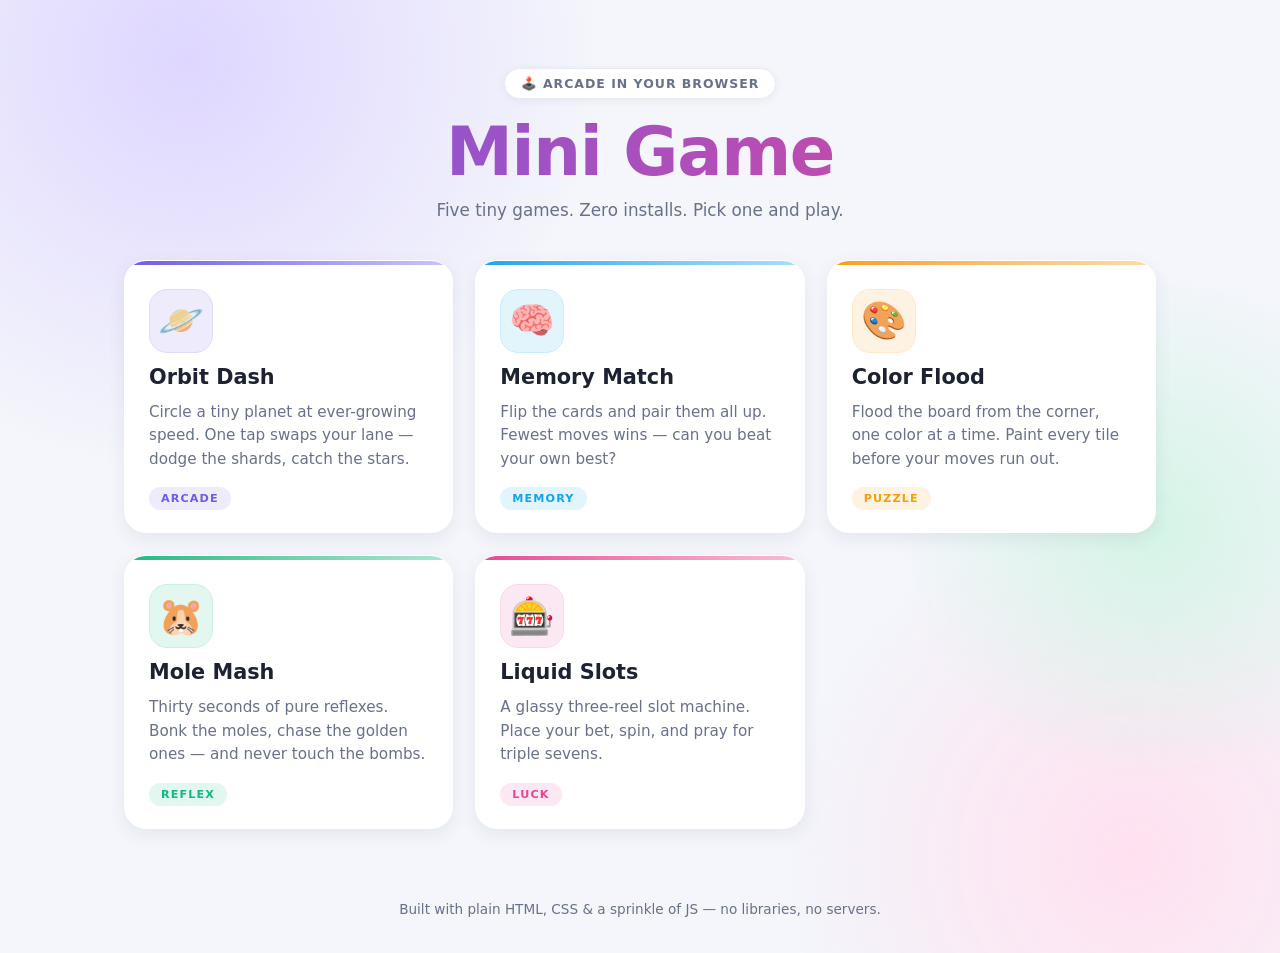
<file: index.html>
<!DOCTYPE html>
<html lang="en">
<head>
  <meta charset="UTF-8" />
  <meta name="viewport" content="width=device-width, initial-scale=1.0" />
  <title>Mini Game</title>
  <link rel="icon" href="data:image/svg+xml,<svg xmlns='http://www.w3.org/2000/svg' viewBox='0 0 100 100'><text y='.9em' font-size='90'>🕹️</text></svg>" />
  <link rel="stylesheet" href="style.css" />
</head>
<body>

  <!-- Soft background glows -->
  <div class="glow glow-1" aria-hidden="true"></div>
  <div class="glow glow-2" aria-hidden="true"></div>
  <div class="glow glow-3" aria-hidden="true"></div>

  <header>
    <span class="badge">🕹️ arcade in your browser</span>
    <h1>Mini Game</h1>
    <p class="tagline">Five tiny games. Zero installs. Pick one and play.</p>
  </header>

  <main class="grid">

    <a class="card" href="games/orbit-dash/index.html" style="--accent:#6c5ce7">
      <span class="card-icon">🪐</span>
      <h2>Orbit Dash</h2>
      <p>Circle a tiny planet at ever-growing speed. One tap swaps your lane — dodge the shards, catch the stars.</p>
      <span class="card-foot">
        <span class="tag">Arcade</span>
        <span class="play">Play&nbsp;→</span>
      </span>
    </a>

    <a class="card" href="games/memory-match/index.html" style="--accent:#0ea5e9">
      <span class="card-icon">🧠</span>
      <h2>Memory Match</h2>
      <p>Flip the cards and pair them all up. Fewest moves wins — can you beat your own best?</p>
      <span class="card-foot">
        <span class="tag">Memory</span>
        <span class="play">Play&nbsp;→</span>
      </span>
    </a>

    <a class="card" href="games/color-flood/index.html" style="--accent:#f59e0b">
      <span class="card-icon">🎨</span>
      <h2>Color Flood</h2>
      <p>Flood the board from the corner, one color at a time. Paint every tile before your moves run out.</p>
      <span class="card-foot">
        <span class="tag">Puzzle</span>
        <span class="play">Play&nbsp;→</span>
      </span>
    </a>

    <a class="card" href="games/mole-mash/index.html" style="--accent:#10b981">
      <span class="card-icon">🐹</span>
      <h2>Mole Mash</h2>
      <p>Thirty seconds of pure reflexes. Bonk the moles, chase the golden ones — and never touch the bombs.</p>
      <span class="card-foot">
        <span class="tag">Reflex</span>
        <span class="play">Play&nbsp;→</span>
      </span>
    </a>

    <a class="card" href="games/liquid-slots/index.html" style="--accent:#e84393">
      <span class="card-icon">🎰</span>
      <h2>Liquid Slots</h2>
      <p>A glassy three-reel slot machine. Place your bet, spin, and pray for triple sevens.</p>
      <span class="card-foot">
        <span class="tag">Luck</span>
        <span class="play">Play&nbsp;→</span>
      </span>
    </a>

  </main>

  <footer>Built with plain HTML, CSS &amp; a sprinkle of JS — no libraries, no servers.</footer>

</body>
</html>
</file>
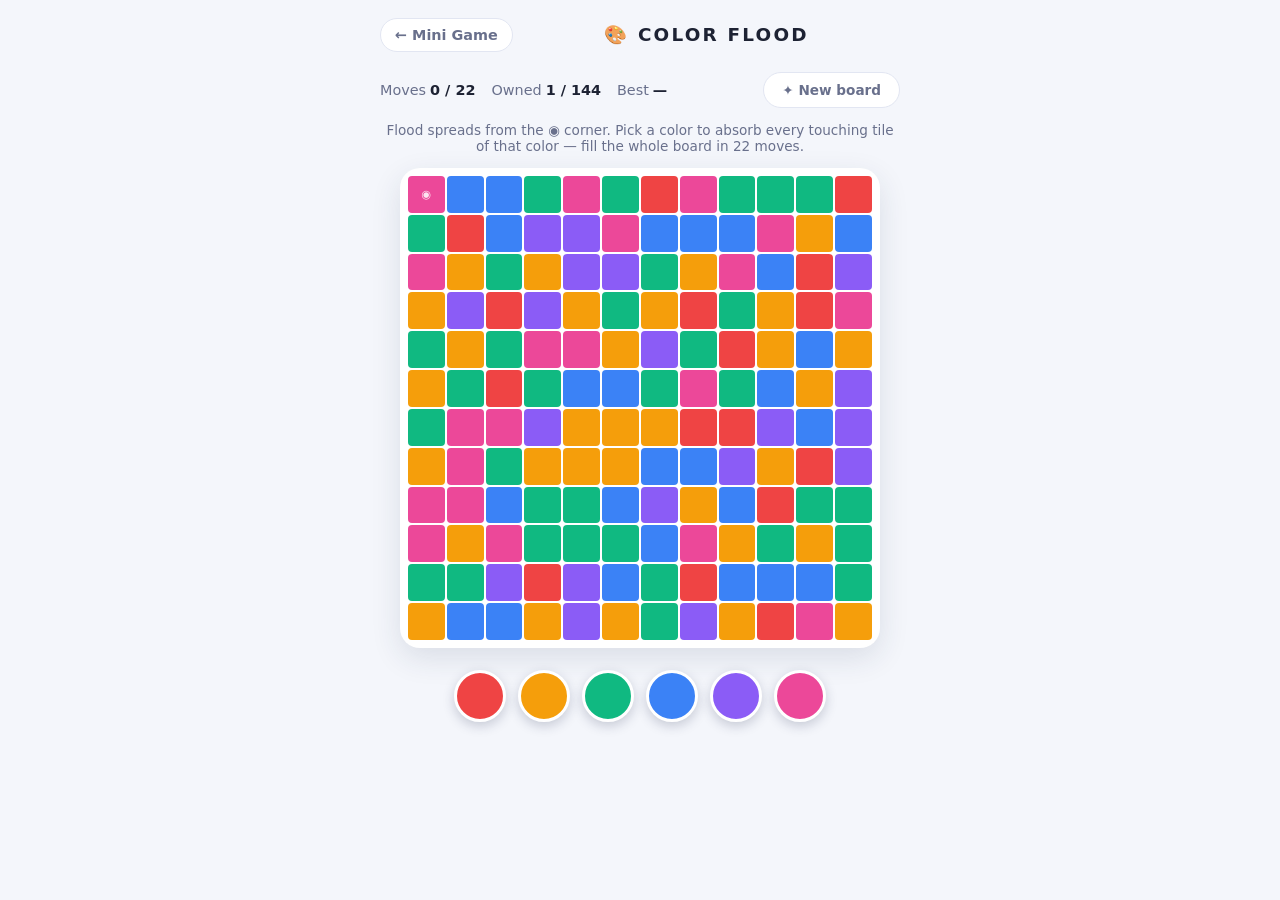
<file: games/color-flood/index.html>
<!DOCTYPE html>
<html lang="en">
<head>
  <meta charset="UTF-8" />
  <meta name="viewport" content="width=device-width, initial-scale=1.0" />
  <title>Color Flood — Mini Game</title>
  <link rel="icon" href="data:image/svg+xml,<svg xmlns='http://www.w3.org/2000/svg' viewBox='0 0 100 100'><text y='.9em' font-size='90'>🎨</text></svg>" />
  <style>
    * { margin: 0; padding: 0; box-sizing: border-box; }
    :root {
      --accent: #f59e0b;
      --bg: #f4f6fb;
      --text: #1d2233;
      --soft: #69708c;
      --ease-pop: cubic-bezier(.34, 1.56, .64, 1);
    }
    button { font-family: inherit; }

    body {
      min-height: 100vh;
      font-family: "Segoe UI", system-ui, -apple-system, sans-serif;
      background: var(--bg);
      color: var(--text);
      display: flex;
      flex-direction: column;
      align-items: center;
    }

    header {
      width: 100%;
      max-width: 560px;
      display: flex;
      align-items: center;
      justify-content: space-between;
      padding: 18px 20px 8px;
    }
    .back {
      color: var(--soft);
      text-decoration: none;
      font-size: .9rem;
      font-weight: 600;
      padding: 8px 14px;
      border: 1px solid #e2e6f2;
      border-radius: 999px;
      background: #fff;
      transition: color .2s, border-color .2s, transform .2s;
    }
    .back:hover { color: var(--accent); border-color: var(--accent); transform: translateX(-3px); }
    h1 { font-size: 1.15rem; font-weight: 800; letter-spacing: .12em; text-transform: uppercase; }

    .toolbar {
      width: 100%;
      max-width: 560px;
      display: flex;
      align-items: center;
      justify-content: space-between;
      gap: 12px;
      padding: 12px 20px 14px;
      flex-wrap: wrap;
    }
    .stats {
      display: flex;
      gap: 16px;
      font-size: .9rem;
      color: var(--soft);
      font-variant-numeric: tabular-nums;
    }
    .stats b { color: var(--text); margin-left: 4px; }
    .stats b.danger { color: #dc2626; }
    .restart {
      padding: 9px 18px;
      border: 1px solid #e2e6f2;
      border-radius: 999px;
      background: #fff;
      color: var(--soft);
      font-size: .85rem;
      font-weight: 700;
      cursor: pointer;
      transition: all .2s;
    }
    .restart:hover { border-color: var(--accent); color: var(--accent); }

    .hint { max-width: 560px; padding: 0 20px 14px; color: var(--soft); font-size: .85rem; text-align: center; }

    .board {
      width: min(90vw, 480px);
      aspect-ratio: 1;
      display: grid;
      grid-template-columns: repeat(12, 1fr);
      gap: 2px;
      padding: 8px;
      background: #fff;
      border-radius: 20px;
      box-shadow: 0 10px 30px rgba(35, 46, 84, .12);
    }
    .cell { border-radius: 4px; transition: background .28s ease; }
    .cell.origin { position: relative; }
    .cell.origin::after {
      content: "◉";
      position: absolute;
      inset: 0;
      display: grid;
      place-items: center;
      color: rgba(255, 255, 255, .85);
      font-size: .7rem;
    }

    .palette {
      display: flex;
      gap: 12px;
      padding: 22px 0 40px;
    }
    .swatch {
      width: 52px;
      height: 52px;
      border: 3px solid #fff;
      border-radius: 50%;
      cursor: pointer;
      box-shadow: 0 4px 12px rgba(35, 46, 84, .22);
      transition: transform .2s var(--ease-pop), box-shadow .2s;
    }
    .swatch:hover { transform: translateY(-4px) scale(1.1); }
    .swatch:active { transform: scale(.94); }
    .swatch:disabled { opacity: .45; cursor: not-allowed; transform: none; }

    .overlay {
      position: fixed;
      inset: 0;
      display: grid;
      place-items: center;
      background: rgba(20, 26, 50, .45);
      backdrop-filter: blur(5px);
      -webkit-backdrop-filter: blur(5px);
      opacity: 0;
      pointer-events: none;
      transition: opacity .3s;
      z-index: 10;
      padding: 20px;
    }
    .overlay.show { opacity: 1; pointer-events: auto; }
    .end-card {
      background: #fff;
      border-radius: 24px;
      padding: 40px 48px;
      text-align: center;
      box-shadow: 0 24px 60px rgba(20, 26, 50, .35);
      transform: scale(.7);
      transition: transform .4s var(--ease-pop);
    }
    .overlay.show .end-card { transform: scale(1); }
    .end-card .emoji { font-size: 3rem; }
    .end-card h2 { font-size: 1.6rem; margin: 8px 0 4px; }
    .end-card p { color: var(--soft); line-height: 1.7; }
    .end-card .record { color: #d97706; font-weight: 700; }
    .end-card button {
      margin-top: 18px;
      padding: 12px 30px;
      border: none;
      border-radius: 999px;
      background: var(--accent);
      color: #fff;
      font-size: 1rem;
      font-weight: 700;
      cursor: pointer;
      transition: transform .2s var(--ease-pop), filter .2s;
    }
    .end-card button:hover { transform: scale(1.06); filter: brightness(1.1); }

    @media (max-width: 420px) {
      .swatch { width: 44px; height: 44px; }
      .palette { gap: 9px; }
    }
  </style>
</head>
<body>

  <header>
    <a class="back" href="../../index.html">← Mini Game</a>
    <h1>🎨 Color Flood</h1>
    <span></span>
  </header>

  <div class="toolbar">
    <div class="stats">
      <span>Moves<b id="moves">0 / 22</b></span>
      <span>Owned<b id="owned">1 / 144</b></span>
      <span>Best<b id="best">—</b></span>
    </div>
    <button class="restart" id="newBtn">✦ New board</button>
  </div>

  <p class="hint">Flood spreads from the ◉ corner. Pick a color to absorb every touching tile of that color — fill the whole board in 22 moves.</p>

  <main class="board" id="board" aria-label="Color Flood board"></main>

  <div class="palette" id="palette"></div>

  <div class="overlay" id="overlay">
    <div class="end-card">
      <div class="emoji" id="endEmoji">🎉</div>
      <h2 id="endTitle">Flooded!</h2>
      <p id="endStats"></p>
      <button id="againBtn">Play again</button>
    </div>
  </div>

  <script>
    (() => {
      "use strict";

      const N = 12;
      const MAX_MOVES = 22;
      const COLORS = ["#ef4444", "#f59e0b", "#10b981", "#3b82f6", "#8b5cf6", "#ec4899"];

      const boardEl = document.getElementById("board");
      const paletteEl = document.getElementById("palette");
      const movesEl = document.getElementById("moves");
      const ownedEl = document.getElementById("owned");
      const bestEl = document.getElementById("best");
      const overlay = document.getElementById("overlay");

      let grid = [];          // N*N flat array of color indices
      let cells = [];         // matching div elements
      let moves = 0;
      let over = false;
      let swatches = [];

      // build static DOM once
      for (let i = 0; i < N * N; i++) {
        const div = document.createElement("div");
        div.className = i === 0 ? "cell origin" : "cell";
        boardEl.appendChild(div);
        cells.push(div);
      }
      COLORS.forEach((c, idx) => {
        const btn = document.createElement("button");
        btn.className = "swatch";
        btn.style.background = c;
        btn.setAttribute("aria-label", `Flood with color ${idx + 1}`);
        btn.addEventListener("click", () => flood(idx));
        paletteEl.appendChild(btn);
        swatches.push(btn);
      });

      const idx = (r, c) => r * N + c;

      function regionSize() {
        // count tiles connected to the origin with the origin's color
        const target = grid[0];
        const seen = new Set([0]);
        const queue = [0];
        while (queue.length) {
          const i = queue.pop();
          const r = Math.floor(i / N), c = i % N;
          for (const [nr, nc] of [[r-1,c],[r+1,c],[r,c-1],[r,c+1]]) {
            if (nr < 0 || nr >= N || nc < 0 || nc >= N) continue;
            const ni = idx(nr, nc);
            if (!seen.has(ni) && grid[ni] === target) { seen.add(ni); queue.push(ni); }
          }
        }
        return seen;
      }

      function paint() {
        for (let i = 0; i < grid.length; i++) cells[i].style.background = COLORS[grid[i]];
      }

      function renderStats(ownedCount) {
        movesEl.textContent = `${moves} / ${MAX_MOVES}`;
        movesEl.classList.toggle("danger", MAX_MOVES - moves <= 4 && !over);
        ownedEl.textContent = `${ownedCount} / ${N * N}`;
        const best = localStorage.getItem("cf_best");
        bestEl.textContent = best ? `${best} moves` : "—";
      }

      function newGame() {
        grid = Array.from({ length: N * N }, () => Math.floor(Math.random() * COLORS.length));
        moves = 0;
        over = false;
        overlay.classList.remove("show");
        swatches.forEach((s) => (s.disabled = false));
        paint();
        renderStats(regionSize().size);
      }

      function flood(colorIdx) {
        if (over || colorIdx === grid[0]) return;

        const region = regionSize();
        for (const i of region) grid[i] = colorIdx;
        moves++;
        paint();

        const newRegion = regionSize();
        renderStats(newRegion.size);

        if (newRegion.size === N * N) return end(true);
        if (moves >= MAX_MOVES) return end(false);
      }

      function end(won) {
        over = true;
        swatches.forEach((s) => (s.disabled = true));

        const emoji = document.getElementById("endEmoji");
        const title = document.getElementById("endTitle");
        const stats = document.getElementById("endStats");

        if (won) {
          const best = +(localStorage.getItem("cf_best") || Infinity);
          const isRecord = moves < best;
          if (isRecord) localStorage.setItem("cf_best", moves);
          emoji.textContent = "🎉";
          title.textContent = "Board flooded!";
          stats.innerHTML =
            `Finished in <b>${moves}</b> of ${MAX_MOVES} moves.` +
            (isRecord ? `<br><span class="record">🏆 New personal best!</span>` : "");
        } else {
          const owned = regionSize().size;
          emoji.textContent = "🌊";
          title.textContent = "Out of moves…";
          stats.innerHTML = `You claimed <b>${owned}</b> of ${N * N} tiles.<br>So close — try a new board!`;
        }
        renderStats(regionSize().size);
        setTimeout(() => overlay.classList.add("show"), 450);
      }

      document.getElementById("newBtn").addEventListener("click", newGame);
      document.getElementById("againBtn").addEventListener("click", newGame);

      newGame();
    })();
  </script>
</body>
</html>
</file>
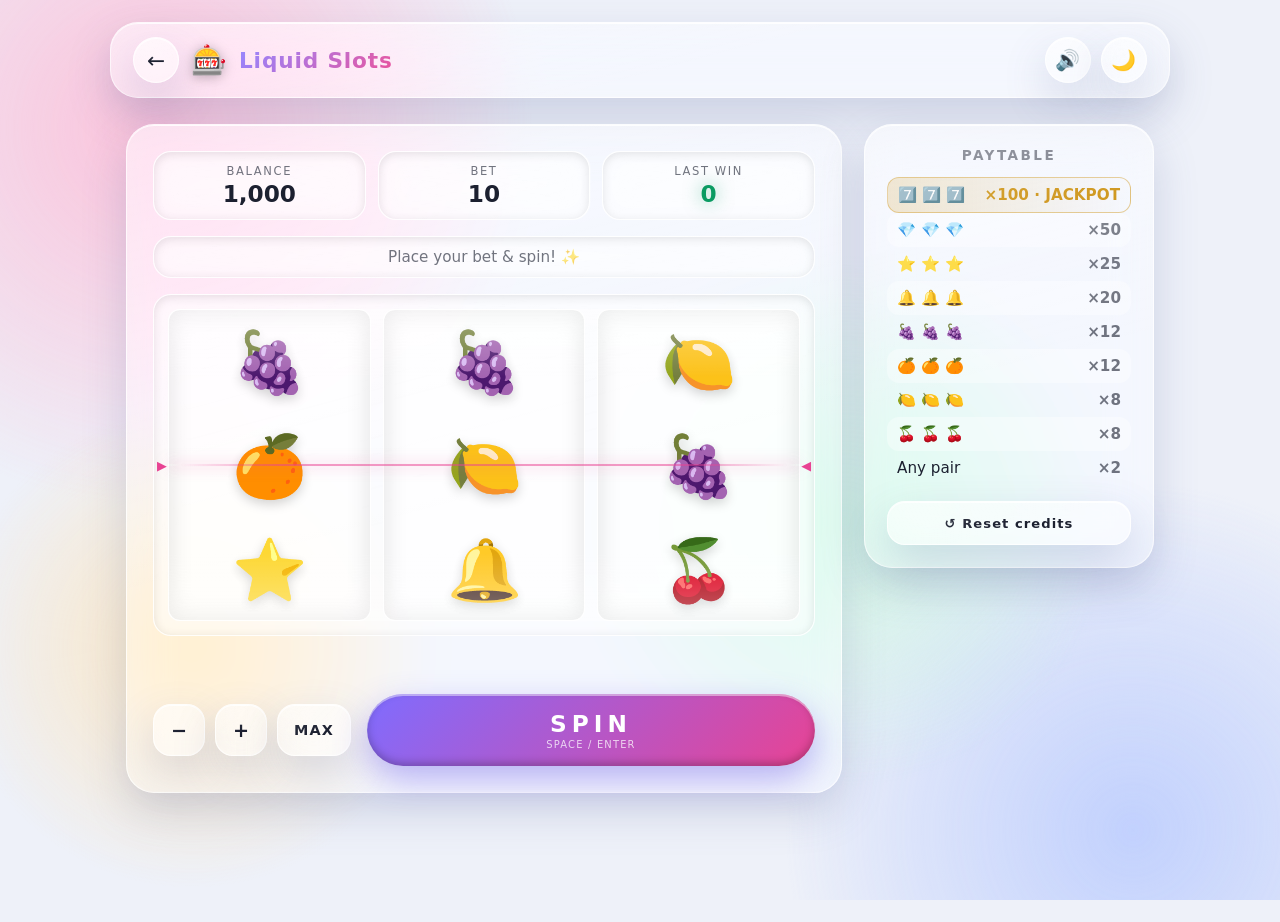
<file: games/liquid-slots/index.html>
<!DOCTYPE html>
<html lang="en">
<head>
  <meta charset="UTF-8" />
  <meta name="viewport" content="width=device-width, initial-scale=1.0" />
  <title>Liquid Slots — Casino Mini Game</title>
  <link rel="icon" href="data:image/svg+xml,<svg xmlns='http://www.w3.org/2000/svg' viewBox='0 0 100 100'><text y='.9em' font-size='90'>🎰</text></svg>" />
  <link rel="stylesheet" href="style.css" />
</head>
<body>

  <!-- Animated liquid background blobs -->
  <div class="blobs" aria-hidden="true">
    <div class="blob blob-1"></div>
    <div class="blob blob-2"></div>
    <div class="blob blob-3"></div>
    <div class="blob blob-4"></div>
  </div>

  <!-- Confetti layer -->
  <canvas id="confetti" aria-hidden="true"></canvas>

  <header class="topbar glass">
    <div class="brand">
      <a class="icon-btn glass back-btn" href="../../index.html" title="Back to Mini Game hub" aria-label="Back to Mini Game hub">←</a>
      <span class="brand-icon">🎰</span>
      <h1>Liquid&nbsp;Slots</h1>
    </div>
    <div class="top-actions">
      <button id="soundToggle" class="icon-btn glass" title="Toggle sound" aria-label="Toggle sound">🔊</button>
      <button id="themeToggle" class="icon-btn glass" title="Toggle theme" aria-label="Toggle light / dark mode">🌙</button>
    </div>
  </header>

  <main class="layout">

    <!-- ===== Slot machine ===== -->
    <section class="machine glass" aria-label="Slot machine">

      <!-- Stats row -->
      <div class="stats">
        <div class="stat glass-inset">
          <span class="stat-label">Balance</span>
          <span class="stat-value" id="balance">1000</span>
        </div>
        <div class="stat glass-inset">
          <span class="stat-label">Bet</span>
          <span class="stat-value" id="betDisplay">10</span>
        </div>
        <div class="stat glass-inset">
          <span class="stat-label">Last win</span>
          <span class="stat-value win-glow" id="lastWin">0</span>
        </div>
      </div>

      <!-- Marquee message -->
      <div class="marquee glass-inset" id="marquee">Place your bet &amp; spin! ✨</div>

      <!-- Reels -->
      <div class="reels-frame glass-inset">
        <div class="payline-arrow left" aria-hidden="true">▶</div>
        <div class="reels" id="reels">
          <div class="reel" data-reel="0"><div class="strip"></div></div>
          <div class="reel" data-reel="1"><div class="strip"></div></div>
          <div class="reel" data-reel="2"><div class="strip"></div></div>
        </div>
        <div class="payline-arrow right" aria-hidden="true">◀</div>
        <div class="payline" aria-hidden="true"></div>
        <div class="reels-shade" aria-hidden="true"></div>
      </div>

      <!-- Win banner -->
      <div class="win-banner" id="winBanner" role="status"></div>

      <!-- Controls -->
      <div class="controls">
        <div class="bet-controls">
          <button class="ctrl-btn glass" id="betDown" aria-label="Decrease bet">−</button>
          <button class="ctrl-btn glass" id="betUp" aria-label="Increase bet">+</button>
          <button class="ctrl-btn glass wide" id="betMax">MAX</button>
        </div>
        <button class="spin-btn" id="spinBtn">
          <span class="spin-label">SPIN</span>
          <span class="spin-sub">space / enter</span>
        </button>
      </div>

    </section>

    <!-- ===== Paytable ===== -->
    <aside class="paytable glass" aria-label="Paytable">
      <h2>Paytable</h2>
      <ul id="paytableList">
        <li class="jackpot-row"><span>7️⃣ 7️⃣ 7️⃣</span><b>×100 · JACKPOT</b></li>
        <li><span>💎 💎 💎</span><b>×50</b></li>
        <li><span>⭐ ⭐ ⭐</span><b>×25</b></li>
        <li><span>🔔 🔔 🔔</span><b>×20</b></li>
        <li><span>🍇 🍇 🍇</span><b>×12</b></li>
        <li><span>🍊 🍊 🍊</span><b>×12</b></li>
        <li><span>🍋 🍋 🍋</span><b>×8</b></li>
        <li><span>🍒 🍒 🍒</span><b>×8</b></li>
        <li><span>Any pair</span><b>×2</b></li>
      </ul>
      <button class="ctrl-btn glass wide" id="resetBtn" title="Reset balance to 1000">↺ Reset credits</button>
    </aside>

  </main>

  <!-- Jackpot overlay -->
  <div class="jackpot-overlay" id="jackpotOverlay" aria-hidden="true">
    <div class="jackpot-card glass">
      <div class="jackpot-title">JACKPOT!</div>
      <div class="jackpot-amount" id="jackpotAmount">+0</div>
      <div class="jackpot-sevens">7️⃣ 7️⃣ 7️⃣</div>
    </div>
  </div>

  <script src="script.js"></script>
</body>
</html>
</file>
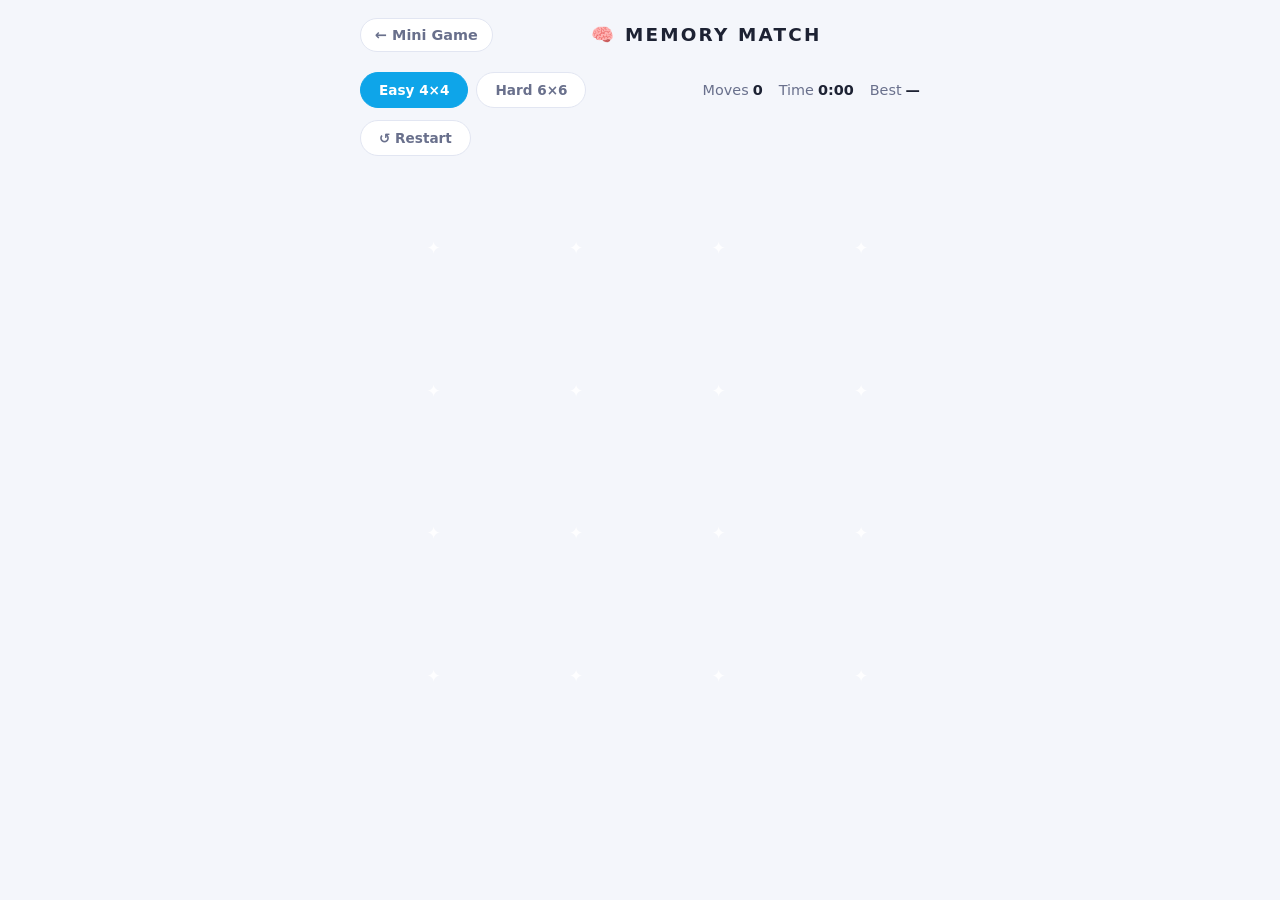
<file: games/memory-match/index.html>
<!DOCTYPE html>
<html lang="en">
<head>
  <meta charset="UTF-8" />
  <meta name="viewport" content="width=device-width, initial-scale=1.0" />
  <title>Memory Match — Mini Game</title>
  <link rel="icon" href="data:image/svg+xml,<svg xmlns='http://www.w3.org/2000/svg' viewBox='0 0 100 100'><text y='.9em' font-size='90'>🧠</text></svg>" />
  <style>
    * { margin: 0; padding: 0; box-sizing: border-box; }
    :root {
      --accent: #0ea5e9;
      --bg: #f4f6fb;
      --text: #1d2233;
      --soft: #69708c;
      --ease-pop: cubic-bezier(.34, 1.56, .64, 1);
    }
    button { font-family: inherit; }

    body {
      min-height: 100vh;
      font-family: "Segoe UI", system-ui, -apple-system, sans-serif;
      background: var(--bg);
      color: var(--text);
      display: flex;
      flex-direction: column;
      align-items: center;
    }

    header {
      width: 100%;
      max-width: 600px;
      display: flex;
      align-items: center;
      justify-content: space-between;
      padding: 18px 20px 8px;
    }
    .back-link {
      color: var(--soft);
      text-decoration: none;
      font-size: .9rem;
      font-weight: 600;
      padding: 8px 14px;
      border: 1px solid #e2e6f2;
      border-radius: 999px;
      background: #fff;
      transition: color .2s, border-color .2s, transform .2s;
    }
    .back-link:hover { color: var(--accent); border-color: var(--accent); transform: translateX(-3px); }
    h1 { font-size: 1.15rem; font-weight: 800; letter-spacing: .12em; text-transform: uppercase; }

    .toolbar {
      width: 100%;
      max-width: 600px;
      display: flex;
      align-items: center;
      justify-content: space-between;
      gap: 12px;
      padding: 12px 20px;
      flex-wrap: wrap;
    }
    .modes { display: flex; gap: 8px; }
    .mode-btn, .restart {
      padding: 9px 18px;
      border: 1px solid #e2e6f2;
      border-radius: 999px;
      background: #fff;
      color: var(--soft);
      font-size: .85rem;
      font-weight: 700;
      cursor: pointer;
      transition: all .2s;
    }
    .mode-btn.active { background: var(--accent); border-color: var(--accent); color: #fff; }
    .mode-btn:not(.active):hover, .restart:hover { border-color: var(--accent); color: var(--accent); }

    .stats {
      display: flex;
      gap: 16px;
      font-size: .9rem;
      color: var(--soft);
      font-variant-numeric: tabular-nums;
    }
    .stats b { color: var(--text); margin-left: 4px; }

    .board {
      width: min(92vw, 560px);
      display: grid;
      gap: 10px;
      padding: 4px 0 40px;
    }
    .board.easy { grid-template-columns: repeat(4, 1fr); }
    .board.hard { grid-template-columns: repeat(6, 1fr); }

    .cardm {
      aspect-ratio: 1;
      background: none;
      border: none;
      cursor: pointer;
      perspective: 700px;
    }
    .inner {
      position: relative;
      width: 100%;
      height: 100%;
      transform-style: preserve-3d;
      transition: transform .45s var(--ease-pop);
    }
    .cardm.flipped .inner, .cardm.matched .inner { transform: rotateY(180deg); }

    .face {
      position: absolute;
      inset: 0;
      backface-visibility: hidden;
      -webkit-backface-visibility: hidden;
      display: grid;
      place-items: center;
      border-radius: 14px;
      font-size: clamp(1.3rem, 6vw, 2rem);
    }
    .front {
      background: linear-gradient(135deg, #38bdf8, #2563eb);
      color: rgba(255, 255, 255, .85);
      box-shadow: 0 4px 12px rgba(37, 99, 235, .25), inset 0 1px 0 rgba(255,255,255,.35);
      font-size: 1.1rem;
    }
    .cardm:not(.flipped):not(.matched):hover .inner { transform: rotateY(14deg) scale(1.04); }
    .back {
      transform: rotateY(180deg);
      background: #fff;
      box-shadow: 0 4px 12px rgba(35, 46, 84, .12);
      border: 1px solid #e9ecf5;
    }
    .cardm.matched .back {
      background: #ecfdf5;
      border-color: #a7f3d0;
      animation: pop .45s var(--ease-pop);
    }
    @keyframes pop { 50% { transform: rotateY(180deg) scale(1.12); } 100% { transform: rotateY(180deg) scale(1); } }
    .cardm.matched { cursor: default; }

    /* win overlay */
    .overlay {
      position: fixed;
      inset: 0;
      display: grid;
      place-items: center;
      background: rgba(20, 26, 50, .45);
      backdrop-filter: blur(5px);
      -webkit-backdrop-filter: blur(5px);
      opacity: 0;
      pointer-events: none;
      transition: opacity .3s;
      z-index: 10;
      padding: 20px;
    }
    .overlay.show { opacity: 1; pointer-events: auto; }
    .win-card {
      background: #fff;
      border-radius: 24px;
      padding: 40px 48px;
      text-align: center;
      box-shadow: 0 24px 60px rgba(20, 26, 50, .35);
      transform: scale(.7);
      transition: transform .4s var(--ease-pop);
    }
    .overlay.show .win-card { transform: scale(1); }
    .win-card .emoji { font-size: 3rem; }
    .win-card h2 { font-size: 1.6rem; margin: 8px 0 4px; }
    .win-card p { color: var(--soft); line-height: 1.7; }
    .win-card .record { color: #d97706; font-weight: 700; }
    .win-card button {
      margin-top: 18px;
      padding: 12px 30px;
      border: none;
      border-radius: 999px;
      background: var(--accent);
      color: #fff;
      font-size: 1rem;
      font-weight: 700;
      cursor: pointer;
      transition: transform .2s var(--ease-pop), filter .2s;
    }
    .win-card button:hover { transform: scale(1.06); filter: brightness(1.1); }
  </style>
</head>
<body>

  <header>
    <a class="back-link" href="../../index.html">← Mini Game</a>
    <h1>🧠 Memory Match</h1>
    <span></span>
  </header>

  <div class="toolbar">
    <div class="modes">
      <button class="mode-btn active" id="easyBtn">Easy 4×4</button>
      <button class="mode-btn" id="hardBtn">Hard 6×6</button>
    </div>
    <div class="stats">
      <span>Moves<b id="moves">0</b></span>
      <span>Time<b id="time">0:00</b></span>
      <span>Best<b id="bestStat">—</b></span>
    </div>
    <button class="restart" id="restartBtn">↺ Restart</button>
  </div>

  <main class="board easy" id="board"></main>

  <div class="overlay" id="overlay">
    <div class="win-card">
      <div class="emoji">🎉</div>
      <h2>You matched them all!</h2>
      <p id="winStats"></p>
      <button id="againBtn">Play again</button>
    </div>
  </div>

  <script>
    (() => {
      "use strict";

      const EMOJIS = ["🦊","🐙","🌵","🍩","🚀","🌈","🎈","🐝","🍓","🦄","⚡","🎧","🌙","🍕","🐳","⛺","🎲","🧊"];

      const board = document.getElementById("board");
      const movesEl = document.getElementById("moves");
      const timeEl = document.getElementById("time");
      const bestEl = document.getElementById("bestStat");
      const overlay = document.getElementById("overlay");
      const winStats = document.getElementById("winStats");
      const easyBtn = document.getElementById("easyBtn");
      const hardBtn = document.getElementById("hardBtn");

      let size = 4;
      let first = null, lock = false;
      let moves = 0, matched = 0, seconds = 0;
      let timerId = null, started = false;

      const fmtTime = (s) => `${Math.floor(s / 60)}:${String(s % 60).padStart(2, "0")}`;
      const bestKey = () => `mm_best_${size}`;

      function shuffle(a) {
        for (let i = a.length - 1; i > 0; i--) {
          const j = Math.floor(Math.random() * (i + 1));
          [a[i], a[j]] = [a[j], a[i]];
        }
        return a;
      }

      function renderBest() {
        const raw = localStorage.getItem(bestKey());
        bestEl.textContent = raw ? `${JSON.parse(raw).moves} moves` : "—";
      }

      function stopTimer() { clearInterval(timerId); timerId = null; }

      function build() {
        stopTimer();
        first = null; lock = false;
        moves = 0; matched = 0; seconds = 0; started = false;
        movesEl.textContent = "0";
        timeEl.textContent = "0:00";
        overlay.classList.remove("show");
        board.className = `board ${size === 4 ? "easy" : "hard"}`;
        renderBest();

        const pairs = (size * size) / 2;
        const deck = shuffle([...shuffle([...EMOJIS]).slice(0, pairs).flatMap((e) => [e, e])]);

        board.innerHTML = "";
        for (const emoji of deck) {
          const btn = document.createElement("button");
          btn.className = "cardm";
          btn.dataset.emoji = emoji;
          btn.setAttribute("aria-label", "Memory card");
          btn.innerHTML = `<span class="inner"><span class="face front">✦</span><span class="face back">${emoji}</span></span>`;
          btn.addEventListener("click", () => flip(btn));
          board.appendChild(btn);
        }
      }

      function startTimer() {
        started = true;
        timerId = setInterval(() => {
          seconds++;
          timeEl.textContent = fmtTime(seconds);
        }, 1000);
      }

      function flip(card) {
        if (lock || card === first || card.classList.contains("matched")) return;
        if (!started) startTimer();

        card.classList.add("flipped");

        if (!first) { first = card; return; }

        moves++;
        movesEl.textContent = moves;

        if (first.dataset.emoji === card.dataset.emoji) {
          first.classList.add("matched");
          card.classList.add("matched");
          first.classList.remove("flipped");
          card.classList.remove("flipped");
          first = null;
          matched++;
          if (matched === (size * size) / 2) win();
        } else {
          const a = first, b = card;
          first = null;
          lock = true;
          setTimeout(() => {
            a.classList.remove("flipped");
            b.classList.remove("flipped");
            lock = false;
          }, 700);
        }
      }

      function win() {
        stopTimer();
        const raw = localStorage.getItem(bestKey());
        const prev = raw ? JSON.parse(raw) : null;
        const isRecord = !prev || moves < prev.moves || (moves === prev.moves && seconds < prev.secs);
        if (isRecord) localStorage.setItem(bestKey(), JSON.stringify({ moves, secs: seconds }));

        winStats.innerHTML =
          `<b>${moves}</b> moves · <b>${fmtTime(seconds)}</b>` +
          (isRecord ? `<br><span class="record">🏆 New personal best!</span>` : "");
        renderBest();
        setTimeout(() => overlay.classList.add("show"), 500);
      }

      easyBtn.addEventListener("click", () => {
        size = 4;
        easyBtn.classList.add("active");
        hardBtn.classList.remove("active");
        build();
      });
      hardBtn.addEventListener("click", () => {
        size = 6;
        hardBtn.classList.add("active");
        easyBtn.classList.remove("active");
        build();
      });
      document.getElementById("restartBtn").addEventListener("click", build);
      document.getElementById("againBtn").addEventListener("click", build);

      build();
    })();
  </script>
</body>
</html>
</file>
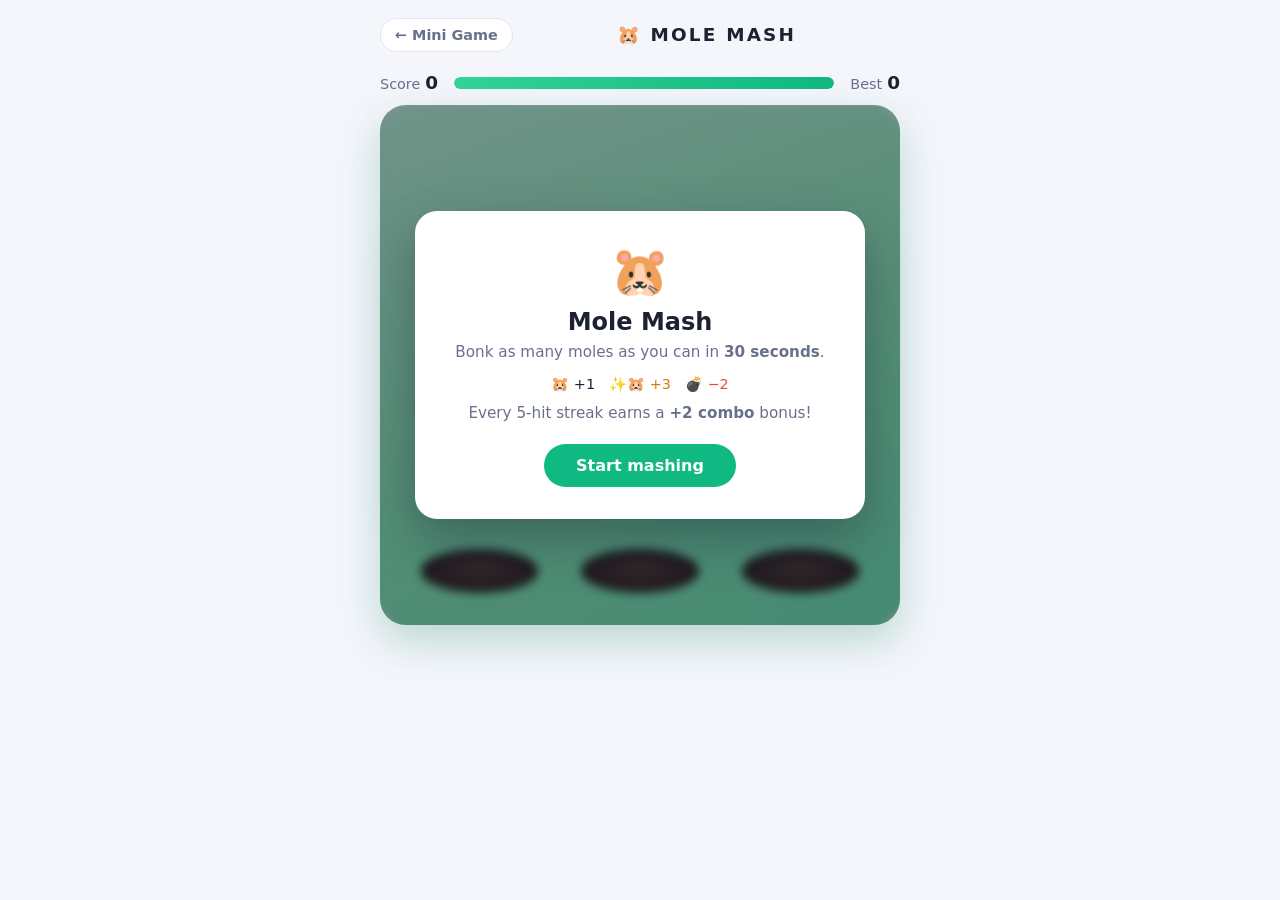
<file: games/mole-mash/index.html>
<!DOCTYPE html>
<html lang="en">
<head>
  <meta charset="UTF-8" />
  <meta name="viewport" content="width=device-width, initial-scale=1.0" />
  <title>Mole Mash — Mini Game</title>
  <link rel="icon" href="data:image/svg+xml,<svg xmlns='http://www.w3.org/2000/svg' viewBox='0 0 100 100'><text y='.9em' font-size='90'>🐹</text></svg>" />
  <style>
    * { margin: 0; padding: 0; box-sizing: border-box; }
    :root {
      --accent: #10b981;
      --bg: #f4f6fb;
      --text: #1d2233;
      --soft: #69708c;
      --ease-pop: cubic-bezier(.34, 1.56, .64, 1);
    }
    button { font-family: inherit; }

    body {
      min-height: 100vh;
      font-family: "Segoe UI", system-ui, -apple-system, sans-serif;
      background: var(--bg);
      color: var(--text);
      display: flex;
      flex-direction: column;
      align-items: center;
    }

    header {
      width: 100%;
      max-width: 560px;
      display: flex;
      align-items: center;
      justify-content: space-between;
      padding: 18px 20px 8px;
    }
    .back {
      color: var(--soft);
      text-decoration: none;
      font-size: .9rem;
      font-weight: 600;
      padding: 8px 14px;
      border: 1px solid #e2e6f2;
      border-radius: 999px;
      background: #fff;
      transition: color .2s, border-color .2s, transform .2s;
    }
    .back:hover { color: var(--accent); border-color: var(--accent); transform: translateX(-3px); }
    h1 { font-size: 1.15rem; font-weight: 800; letter-spacing: .12em; text-transform: uppercase; }

    .hud {
      width: 100%;
      max-width: 560px;
      display: flex;
      align-items: center;
      justify-content: space-between;
      gap: 16px;
      padding: 12px 20px;
      font-variant-numeric: tabular-nums;
    }
    .hud .stat { font-size: .9rem; color: var(--soft); white-space: nowrap; }
    .hud .stat b { color: var(--text); font-size: 1.15rem; margin-left: 5px; }

    .timebar {
      flex: 1;
      height: 12px;
      background: #e2e6f2;
      border-radius: 999px;
      overflow: hidden;
    }
    .timebar .fill {
      height: 100%;
      width: 100%;
      border-radius: 999px;
      background: linear-gradient(90deg, #34d399, #10b981);
      transition: width .1s linear, background .3s;
    }
    .timebar .fill.low { background: linear-gradient(90deg, #f87171, #ef4444); }

    .stage {
      position: relative;
      width: min(92vw, 520px);
      margin-bottom: 36px;
    }
    .board {
      display: grid;
      grid-template-columns: repeat(3, 1fr);
      gap: 14px;
      padding: 26px;
      background: linear-gradient(160deg, #bbf7d0, #86efac 60%, #6ee7a8);
      border-radius: 26px;
      box-shadow: 0 16px 40px rgba(16, 122, 87, .25), inset 0 2px 0 rgba(255,255,255,.5);
    }
    .board.shake { animation: shake .4s ease; }
    @keyframes shake {
      0%, 100% { transform: translateX(0); }
      25% { transform: translateX(-7px); }
      50% { transform: translateX(7px); }
      75% { transform: translateX(-4px); }
    }

    .hole {
      position: relative;
      aspect-ratio: 1;
      overflow: hidden;
      cursor: pointer;
      user-select: none;
      -webkit-user-select: none;
      -webkit-tap-highlight-color: transparent;
      touch-action: manipulation;
    }
    .pit {
      position: absolute;
      bottom: 4%;
      left: 10%;
      right: 10%;
      height: 30%;
      background: radial-gradient(ellipse at 50% 40%, #4a3526 0%, #2e2014 70%);
      border-radius: 50%;
      box-shadow: inset 0 6px 10px rgba(0, 0, 0, .45);
    }
    .mole {
      position: absolute;
      bottom: 10%;
      left: 50%;
      transform: translate(-50%, 130%);
      font-size: clamp(2.2rem, 9vw, 3.4rem);
      line-height: 1;
      transition: transform .13s ease-out;
      filter: drop-shadow(0 4px 6px rgba(0, 0, 0, .3));
      pointer-events: none;
    }
    .mole.up { transform: translate(-50%, 0); }
    .mole.gold { filter: sepia(1) saturate(4) hue-rotate(-18deg) drop-shadow(0 0 14px #fbbf24); }
    .mole.bonked { transform: translate(-50%, 8%) scale(1.15, .8); }

    .floater {
      position: absolute;
      font-weight: 900;
      font-size: 1.25rem;
      color: var(--accent);
      pointer-events: none;
      animation: floatUp .75s ease-out forwards;
      z-index: 5;
      text-shadow: 0 1px 0 #fff;
    }
    .floater.bad { color: #ef4444; }
    .floater.gold { color: #d97706; }
    @keyframes floatUp {
      from { opacity: 1; transform: translate(-50%, 0); }
      to   { opacity: 0; transform: translate(-50%, -46px); }
    }

    .overlay {
      position: absolute;
      inset: 0;
      display: grid;
      place-items: center;
      text-align: center;
      background: rgba(20, 26, 50, .45);
      backdrop-filter: blur(5px);
      -webkit-backdrop-filter: blur(5px);
      border-radius: 26px;
      transition: opacity .3s;
      z-index: 10;
    }
    .overlay.hidden { opacity: 0; pointer-events: none; }
    .panel {
      background: #fff;
      border-radius: 22px;
      padding: 32px 40px;
      box-shadow: 0 20px 50px rgba(20, 26, 50, .35);
      max-width: 88%;
    }
    .panel .emoji { font-size: 3rem; }
    .panel h2 { font-size: 1.5rem; margin: 8px 0 4px; }
    .panel p { color: var(--soft); line-height: 1.7; font-size: .95rem; }
    .panel .legend {
      display: flex;
      justify-content: center;
      gap: 14px;
      margin-top: 10px;
      font-size: .9rem;
    }
    .panel .record { color: #d97706; font-weight: 700; }
    .panel button {
      margin-top: 18px;
      padding: 12px 32px;
      border: none;
      border-radius: 999px;
      background: var(--accent);
      color: #fff;
      font-size: 1rem;
      font-weight: 700;
      cursor: pointer;
      transition: transform .2s var(--ease-pop), filter .2s;
    }
    .panel button:hover { transform: scale(1.06); filter: brightness(1.08); }
  </style>
</head>
<body>

  <header>
    <a class="back" href="../../index.html">← Mini Game</a>
    <h1>🐹 Mole Mash</h1>
    <span></span>
  </header>

  <div class="hud">
    <span class="stat">Score<b id="score">0</b></span>
    <div class="timebar"><div class="fill" id="fill"></div></div>
    <span class="stat">Best<b id="best">0</b></span>
  </div>

  <div class="stage" id="stage">
    <main class="board" id="board"></main>

    <div class="overlay" id="overlay">
      <div class="panel" id="panel">
        <div class="emoji">🐹</div>
        <h2>Mole Mash</h2>
        <p>Bonk as many moles as you can in <b>30 seconds</b>.</p>
        <div class="legend">
          <span>🐹 +1</span>
          <span style="color:#d97706">✨🐹 +3</span>
          <span style="color:#ef4444">💣 −2</span>
        </div>
        <p style="margin-top:8px">Every 5-hit streak earns a <b>+2 combo</b> bonus!</p>
        <button id="startBtn">Start mashing</button>
      </div>
    </div>
  </div>

  <script>
    (() => {
      "use strict";

      const DURATION = 30;

      const board = document.getElementById("board");
      const stage = document.getElementById("stage");
      const overlay = document.getElementById("overlay");
      const panel = document.getElementById("panel");
      const scoreEl = document.getElementById("score");
      const bestEl = document.getElementById("best");
      const fillEl = document.getElementById("fill");

      const rand = (lo, hi) => lo + Math.random() * (hi - lo);

      let running = false;
      let score = 0, combo = 0, timeLeft = DURATION;
      let spawnTimer = null, clockTimer = null;
      let best = +(localStorage.getItem("mm_mash_best") || 0);
      bestEl.textContent = best;

      // build the 9 holes
      const slots = [];
      for (let i = 0; i < 9; i++) {
        const hole = document.createElement("div");
        hole.className = "hole";
        hole.innerHTML = `<div class="pit"></div><div class="mole">🐹</div>`;
        board.appendChild(hole);
        const slot = { el: hole, mole: hole.querySelector(".mole"), busy: false, bonked: false, type: "", timer: null };
        hole.addEventListener("pointerdown", (e) => whack(slot, e));
        slots.push(slot);
      }

      const progress = () => 1 - timeLeft / DURATION;

      function popMole() {
        const free = slots.filter((s) => !s.busy);
        if (!free.length) return;
        const slot = free[Math.floor(Math.random() * free.length)];
        const r = Math.random();
        slot.type = r < 0.12 ? "gold" : r < 0.3 ? "bomb" : "normal";
        slot.busy = true;
        slot.bonked = false;
        slot.mole.textContent = slot.type === "bomb" ? "💣" : "🐹";
        slot.mole.classList.toggle("gold", slot.type === "gold");
        slot.mole.classList.add("up");

        const upTime = Math.max(420, rand(560, 950) - progress() * 280);
        slot.timer = setTimeout(() => hide(slot), upTime);
      }

      function hide(slot) {
        clearTimeout(slot.timer);
        slot.mole.classList.remove("up");
        setTimeout(() => {
          slot.busy = false;
          slot.bonked = false;
          slot.mole.classList.remove("gold", "bonked");
        }, 160);
      }

      function floater(text, cls, x, y) {
        const span = document.createElement("span");
        span.className = `floater ${cls}`;
        span.textContent = text;
        span.style.left = `${x}px`;
        span.style.top = `${y}px`;
        stage.appendChild(span);
        setTimeout(() => span.remove(), 750);
      }

      function whack(slot, e) {
        if (!running) return;
        const rect = stage.getBoundingClientRect();
        const x = e.clientX - rect.left;
        const y = e.clientY - rect.top - 10;

        if (!slot.busy || slot.bonked || !slot.mole.classList.contains("up")) {
          combo = 0;                                  // a miss breaks the streak
          return;
        }
        slot.bonked = true;
        clearTimeout(slot.timer);
        slot.mole.classList.add("bonked");

        if (slot.type === "bomb") {
          score = Math.max(0, score - 2);
          combo = 0;
          slot.mole.textContent = "💥";
          floater("−2", "bad", x, y);
          board.classList.add("shake");
          setTimeout(() => board.classList.remove("shake"), 400);
        } else {
          let gain = slot.type === "gold" ? 3 : 1;
          combo++;
          if (combo % 5 === 0) {
            gain += 2;
            floater(`+${gain} combo!`, "gold", x, y);
          } else {
            floater(`+${gain}`, slot.type === "gold" ? "gold" : "", x, y);
          }
          score += gain;
          slot.mole.textContent = "😵";
        }
        scoreEl.textContent = score;
        setTimeout(() => hide(slot), 130);
      }

      function scheduleSpawn() {
        if (!running) return;
        const delay = Math.max(280, rand(380, 720) - progress() * 280);
        spawnTimer = setTimeout(() => { popMole(); scheduleSpawn(); }, delay);
      }

      function start() {
        score = 0;
        combo = 0;
        timeLeft = DURATION;
        running = true;
        scoreEl.textContent = "0";
        fillEl.style.width = "100%";
        fillEl.classList.remove("low");
        overlay.classList.add("hidden");

        scheduleSpawn();
        clockTimer = setInterval(() => {
          timeLeft = Math.max(0, timeLeft - 0.1);
          fillEl.style.width = `${(timeLeft / DURATION) * 100}%`;
          fillEl.classList.toggle("low", timeLeft <= 6);
          if (timeLeft <= 0) end();
        }, 100);
      }

      function end() {
        running = false;
        clearTimeout(spawnTimer);
        clearInterval(clockTimer);
        slots.forEach(hide);

        const isRecord = score > best;
        if (isRecord) {
          best = score;
          localStorage.setItem("mm_mash_best", best);
          bestEl.textContent = best;
        }

        panel.innerHTML = `
          <div class="emoji">${isRecord ? "🏆" : score > 0 ? "🐹" : "💤"}</div>
          <h2>Time's up!</h2>
          <p>You scored <b>${score}</b> point${score === 1 ? "" : "s"}.<br>Best: <b>${best}</b>${isRecord ? `<br><span class="record">New personal best!</span>` : ""}</p>
          <button id="againBtn">Mash again</button>`;
        document.getElementById("againBtn").addEventListener("click", start);
        setTimeout(() => overlay.classList.remove("hidden"), 350);
      }

      document.getElementById("startBtn").addEventListener("click", start);
    })();
  </script>
</body>
</html>
</file>
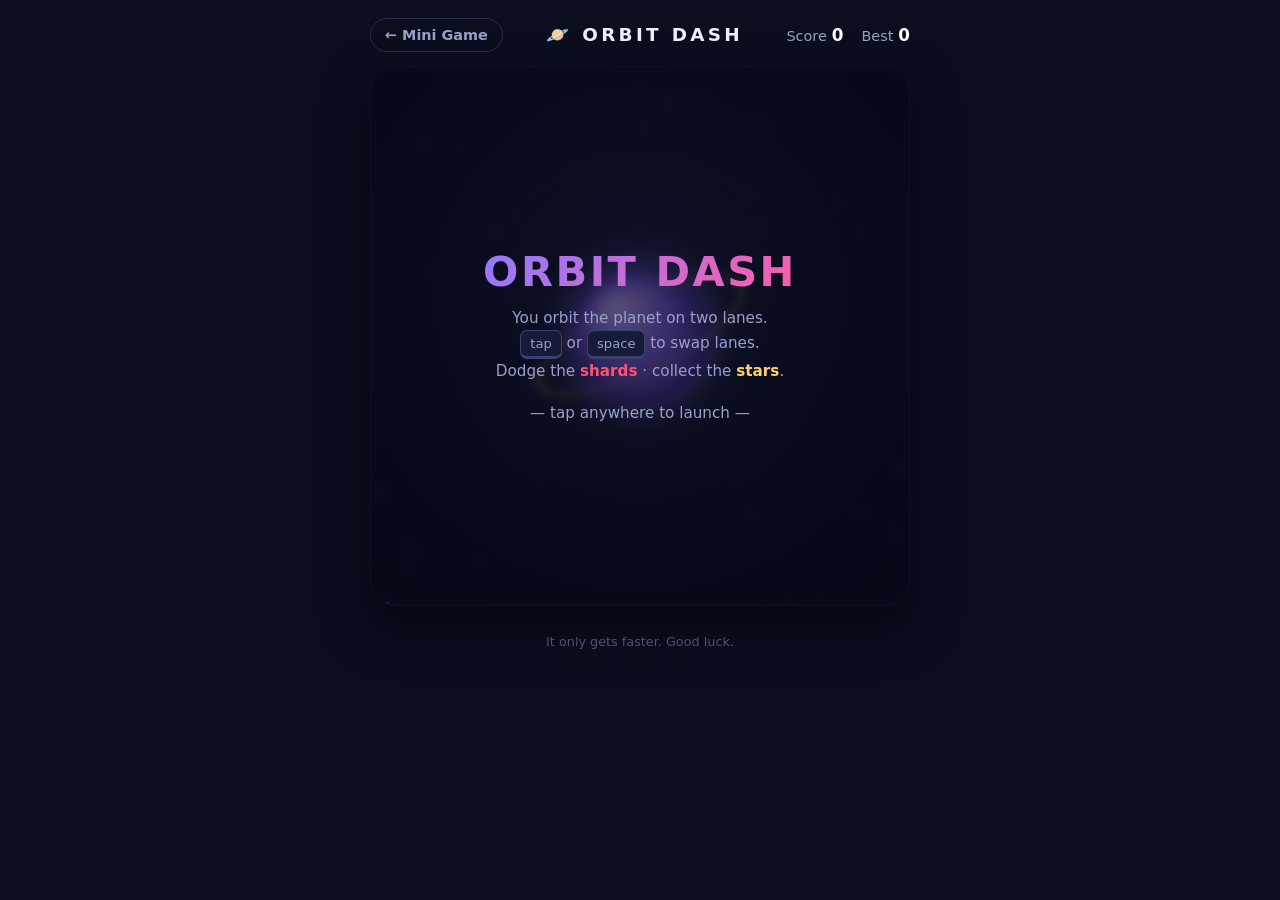
<file: games/orbit-dash/index.html>
<!DOCTYPE html>
<html lang="en">
<head>
  <meta charset="UTF-8" />
  <meta name="viewport" content="width=device-width, initial-scale=1.0" />
  <title>Orbit Dash — Mini Game</title>
  <link rel="icon" href="data:image/svg+xml,<svg xmlns='http://www.w3.org/2000/svg' viewBox='0 0 100 100'><text y='.9em' font-size='90'>🪐</text></svg>" />
  <style>
    * { margin: 0; padding: 0; box-sizing: border-box; }
    :root { --accent: #8f7bff; --gold: #ffd166; --danger: #ff5470; }

    body {
      min-height: 100vh;
      font-family: "Segoe UI", system-ui, -apple-system, sans-serif;
      background: #0b0e1f;
      color: #eef0ff;
      display: flex;
      flex-direction: column;
      align-items: center;
    }

    header {
      width: 100%;
      max-width: 580px;
      display: flex;
      align-items: center;
      justify-content: space-between;
      padding: 18px 20px 14px;
    }
    .back {
      color: #9aa1c9;
      text-decoration: none;
      font-size: .9rem;
      font-weight: 600;
      padding: 8px 14px;
      border: 1px solid #262c4e;
      border-radius: 999px;
      transition: color .2s, border-color .2s, transform .2s;
    }
    .back:hover { color: #fff; border-color: var(--accent); transform: translateX(-3px); }
    h1 { font-size: 1.15rem; font-weight: 800; letter-spacing: .18em; text-transform: uppercase; }

    .hud {
      display: flex;
      gap: 18px;
      font-variant-numeric: tabular-nums;
      font-size: .9rem;
      color: #9aa1c9;
    }
    .hud b { color: #fff; font-size: 1.05rem; margin-left: 5px; }

    .stage {
      position: relative;
      width: min(92vw, 540px);
      aspect-ratio: 1;
      margin-bottom: 28px;
      touch-action: manipulation;
      cursor: pointer;
      user-select: none;
      -webkit-user-select: none;
    }
    canvas {
      width: 100%;
      height: 100%;
      display: block;
      border-radius: 26px;
      background: radial-gradient(circle at 50% 42%, #1a2042 0%, #0d1128 55%, #070a18 100%);
      box-shadow: 0 22px 50px rgba(0, 0, 0, .55), inset 0 0 0 1px #232a52;
    }

    .overlay {
      position: absolute;
      inset: 0;
      display: grid;
      place-items: center;
      text-align: center;
      background: rgba(6, 8, 20, .58);
      backdrop-filter: blur(5px);
      -webkit-backdrop-filter: blur(5px);
      border-radius: 26px;
      transition: opacity .3s ease;
    }
    .overlay.hidden { opacity: 0; pointer-events: none; }
    .overlay .panel { padding: 24px; }
    .overlay h2 {
      font-size: clamp(1.8rem, 6vw, 2.6rem);
      font-weight: 900;
      letter-spacing: .06em;
      background: linear-gradient(135deg, var(--accent), #ff5ca8);
      -webkit-background-clip: text;
      background-clip: text;
      -webkit-text-fill-color: transparent;
    }
    .overlay .big-score { font-size: 2.2rem; font-weight: 800; margin: 8px 0 2px; }
    .overlay .sub { color: #9aa1c9; font-size: .95rem; margin-top: 10px; line-height: 1.6; }
    .overlay .key {
      display: inline-block;
      padding: 2px 9px;
      border: 1px solid #3a4170;
      border-bottom-width: 3px;
      border-radius: 7px;
      font-size: .82rem;
      background: #161b38;
    }
    .pulse { animation: pulse 1.2s ease infinite alternate; }
    @keyframes pulse { to { opacity: .55; } }

    footer { color: #5a608c; font-size: .8rem; padding-bottom: 26px; }
  </style>
</head>
<body>

  <header>
    <a class="back" href="../../index.html">← Mini Game</a>
    <h1>🪐 Orbit Dash</h1>
    <div class="hud">
      <span>Score<b id="score">0</b></span>
      <span>Best<b id="best">0</b></span>
    </div>
  </header>

  <div class="stage" id="stage">
    <canvas id="cv"></canvas>
    <div class="overlay" id="overlay">
      <div class="panel" id="panel">
        <h2>ORBIT DASH</h2>
        <p class="sub">
          You orbit the planet on two lanes.<br />
          <span class="key">tap</span> or <span class="key">space</span> to swap lanes.<br />
          Dodge the <b style="color:var(--danger)">shards</b> · collect the <b style="color:var(--gold)">stars</b>.
        </p>
        <p class="sub pulse" style="margin-top:18px">— tap anywhere to launch —</p>
      </div>
    </div>
  </div>

  <footer>It only gets faster. Good luck.</footer>

  <script>
    (() => {
      "use strict";

      const cv = document.getElementById("cv");
      const ctx = cv.getContext("2d");
      const stage = document.getElementById("stage");
      const overlay = document.getElementById("overlay");
      const panel = document.getElementById("panel");
      const scoreEl = document.getElementById("score");
      const bestEl = document.getElementById("best");

      // ---------- Sizing ----------
      let W = 0, H = 0, CX = 0, CY = 0;
      function resize() {
        const rect = cv.getBoundingClientRect();
        const dpr = devicePixelRatio || 1;
        cv.width = rect.width * dpr;
        cv.height = rect.height * dpr;
        ctx.setTransform(dpr, 0, 0, dpr, 0, 0);
        W = rect.width; H = rect.height;
        CX = W / 2; CY = H / 2;
      }
      resize();
      addEventListener("resize", resize);

      const LANE_F = [0.40, 0.66];                       // lane radius as fraction of half-size
      const laneR = (i) => LANE_F[i] * Math.min(W, H) / 2;
      const angDiff = (a, b) => Math.atan2(Math.sin(a - b), Math.cos(a - b));
      const rand = (lo, hi) => lo + Math.random() * (hi - lo);

      // ---------- Static starfield ----------
      const bgStars = Array.from({ length: 70 }, () => ({
        x: Math.random(), y: Math.random(),
        r: rand(0.4, 1.5), tw: rand(0, Math.PI * 2), sp: rand(0.5, 2),
      }));

      // ---------- State ----------
      let state = "menu";                                // menu | play | over
      let ship = null, items = [], parts = [], trail = [];
      let score = 0, elapsed = 0, speed = 0, spawnT = 0, diedAt = 0;
      let best = +(localStorage.getItem("od_best") || 0);
      bestEl.textContent = best;

      function start() {
        ship = { a: -Math.PI / 2, lane: 1, r: laneR(1) };
        items = []; parts = []; trail = [];
        score = 0; elapsed = 0; speed = 1.5; spawnT = 1.0;
        state = "play";
        overlay.classList.add("hidden");
      }

      // ---------- Spawning ----------
      function spawn() {
        if (items.length > 13) return;
        items.push({
          type: Math.random() < 0.62 ? "spike" : "star",
          lane: Math.random() < 0.5 ? 0 : 1,
          a: ship.a + rand(2.2, 5.8),                    // always ahead of the ship
          age: 0,
          life: 9,
          spin: rand(0, Math.PI * 2),
        });
      }

      function burst(x, y, color, n) {
        for (let i = 0; i < n; i++) {
          const a = Math.random() * Math.PI * 2;
          const v = rand(40, 230);
          parts.push({ x, y, vx: Math.cos(a) * v, vy: Math.sin(a) * v, life: 1, color, r: rand(1.5, 4) });
        }
      }

      const shipXY = () => ({ x: CX + Math.cos(ship.a) * ship.r, y: CY + Math.sin(ship.a) * ship.r });

      function die() {
        state = "over";
        diedAt = performance.now();
        const p = shipXY();
        burst(p.x, p.y, "#ff5470", 46);
        burst(p.x, p.y, "#ffd166", 22);
        const final = Math.floor(score);
        if (final > best) { best = final; localStorage.setItem("od_best", best); bestEl.textContent = best; }
        panel.innerHTML = `
          <h2>CRASHED!</h2>
          <div class="big-score">${final}</div>
          <p class="sub">best: <b style="color:#fff">${best}</b>${final >= best && final > 0 ? " · 🏆 new record!" : ""}</p>
          <p class="sub pulse" style="margin-top:16px">— tap to fly again —</p>`;
        setTimeout(() => overlay.classList.remove("hidden"), 550);
      }

      // ---------- Update ----------
      function update(dt) {
        elapsed += dt;
        speed = Math.min(1.5 + elapsed * 0.035, 3.4);
        ship.a += speed * dt;
        ship.r += (laneR(ship.lane) - ship.r) * Math.min(1, dt * 12);

        const p = shipXY();
        trail.push({ x: p.x, y: p.y });
        if (trail.length > 22) trail.shift();

        spawnT -= dt;
        if (spawnT <= 0) {
          spawn();
          spawnT = Math.max(0.5, 1.05 - elapsed * 0.01);
        }

        score += dt * 10;                                // survival points
        scoreEl.textContent = Math.floor(score);

        const shipRad = Math.min(W, H) * 0.022;
        for (const it of items) {
          it.age += dt;
          it.spin += dt * 1.6;
          if (it.dead) continue;
          // same lane (incl. mid-swap) and close enough along the arc?
          const lr = laneR(it.lane);
          if (Math.abs(ship.r - lr) > Math.min(W, H) * 0.035) continue;
          const arc = Math.abs(angDiff(ship.a, it.a));
          if (arc > (shipRad + Math.min(W, H) * 0.026) / lr) continue;

          if (it.type === "star") {
            it.dead = true;
            score += 50;
            burst(CX + Math.cos(it.a) * lr, CY + Math.sin(it.a) * lr, "#ffd166", 16);
          } else if (it.age > 0.5) {                     // brief grace while fading in
            die();
            return;
          }
        }
        items = items.filter((it) => !it.dead && it.age < it.life);
      }

      function updateParts(dt) {
        for (const pt of parts) {
          pt.x += pt.vx * dt; pt.y += pt.vy * dt;
          pt.vx *= 0.985; pt.vy *= 0.985;
          pt.vy += 60 * dt;
          pt.life -= dt * 1.4;
        }
        parts = parts.filter((pt) => pt.life > 0);
      }

      // ---------- Drawing ----------
      function starPath(x, y, r, rot) {
        ctx.beginPath();
        for (let i = 0; i < 10; i++) {
          const rr = i % 2 === 0 ? r : r * 0.45;
          const a = rot + (i / 10) * Math.PI * 2 - Math.PI / 2;
          ctx[i ? "lineTo" : "moveTo"](x + Math.cos(a) * rr, y + Math.sin(a) * rr);
        }
        ctx.closePath();
      }

      function spikePath(x, y, r, rot) {
        ctx.beginPath();
        for (let i = 0; i < 16; i++) {
          const rr = i % 2 === 0 ? r : r * 0.5;
          const a = rot + (i / 16) * Math.PI * 2;
          ctx[i ? "lineTo" : "moveTo"](x + Math.cos(a) * rr, y + Math.sin(a) * rr);
        }
        ctx.closePath();
      }

      function draw(now) {
        ctx.clearRect(0, 0, W, H);
        const t = now / 1000;

        // twinkling backdrop
        for (const s of bgStars) {
          ctx.globalAlpha = 0.25 + 0.55 * Math.abs(Math.sin(s.tw + t * s.sp));
          ctx.fillStyle = "#cdd4ff";
          ctx.beginPath();
          ctx.arc(s.x * W, s.y * H, s.r, 0, Math.PI * 2);
          ctx.fill();
        }
        ctx.globalAlpha = 1;

        // lane rings
        for (let i = 0; i < 2; i++) {
          ctx.beginPath();
          ctx.arc(CX, CY, laneR(i), 0, Math.PI * 2);
          ctx.strokeStyle = "rgba(143, 123, 255, .22)";
          ctx.lineWidth = 1.5;
          ctx.setLineDash([3, 8]);
          ctx.stroke();
          ctx.setLineDash([]);
        }

        // planet
        const pr = Math.min(W, H) * 0.13;
        const grad = ctx.createRadialGradient(CX - pr * 0.35, CY - pr * 0.4, pr * 0.1, CX, CY, pr);
        grad.addColorStop(0, "#b9a8ff");
        grad.addColorStop(0.55, "#7c5ce0");
        grad.addColorStop(1, "#3b2a80");
        ctx.save();
        ctx.shadowColor = "rgba(143, 123, 255, .8)";
        ctx.shadowBlur = 34;
        ctx.fillStyle = grad;
        ctx.beginPath();
        ctx.arc(CX, CY, pr, 0, Math.PI * 2);
        ctx.fill();
        ctx.restore();
        // planet ring
        ctx.save();
        ctx.translate(CX, CY);
        ctx.rotate(-0.45);
        ctx.scale(1, 0.32);
        ctx.beginPath();
        ctx.arc(0, 0, pr * 1.6, 0, Math.PI * 2);
        ctx.strokeStyle = "rgba(255, 209, 102, .5)";
        ctx.lineWidth = 4;
        ctx.stroke();
        ctx.restore();

        // items
        const ir = Math.min(W, H) * 0.026;
        for (const it of items) {
          const fadeIn = Math.min(it.age / 0.4, 1);
          const fadeOut = Math.min((it.life - it.age) / 1, 1);
          ctx.globalAlpha = Math.min(fadeIn, fadeOut);
          const x = CX + Math.cos(it.a) * laneR(it.lane);
          const y = CY + Math.sin(it.a) * laneR(it.lane);
          ctx.save();
          if (it.type === "spike") {
            ctx.shadowColor = "#ff5470";
            ctx.shadowBlur = 14;
            ctx.fillStyle = "#ff5470";
            spikePath(x, y, ir, it.spin * 0.4);
            ctx.fill();
          } else {
            ctx.shadowColor = "#ffd166";
            ctx.shadowBlur = 16;
            ctx.fillStyle = "#ffd166";
            starPath(x, y, ir * 1.05, it.spin);
            ctx.fill();
          }
          ctx.restore();
        }
        ctx.globalAlpha = 1;

        // trail + ship
        if (state !== "menu" && trail.length) {
          for (let i = 0; i < trail.length; i++) {
            ctx.globalAlpha = (i / trail.length) * 0.4;
            ctx.fillStyle = "#8f7bff";
            ctx.beginPath();
            ctx.arc(trail[i].x, trail[i].y, 2 + (i / trail.length) * 4, 0, Math.PI * 2);
            ctx.fill();
          }
          ctx.globalAlpha = 1;
          if (state === "play") {
            const p = shipXY();
            ctx.save();
            ctx.shadowColor = "#fff";
            ctx.shadowBlur = 18;
            ctx.fillStyle = "#ffffff";
            ctx.beginPath();
            ctx.arc(p.x, p.y, Math.min(W, H) * 0.022, 0, Math.PI * 2);
            ctx.fill();
            ctx.restore();
          }
        }

        // particles
        for (const pt of parts) {
          ctx.globalAlpha = Math.max(pt.life, 0);
          ctx.fillStyle = pt.color;
          ctx.beginPath();
          ctx.arc(pt.x, pt.y, pt.r, 0, Math.PI * 2);
          ctx.fill();
        }
        ctx.globalAlpha = 1;
      }

      // ---------- Loop ----------
      let last = performance.now();
      function loop(now) {
        const dt = Math.min((now - last) / 1000, 0.033);
        last = now;
        if (state === "play") update(dt);
        updateParts(dt);
        draw(now);
        requestAnimationFrame(loop);
      }
      requestAnimationFrame(loop);

      // ---------- Input ----------
      function action() {
        if (state === "menu") start();
        else if (state === "play") ship.lane = 1 - ship.lane;
        else if (state === "over" && performance.now() - diedAt > 600) start();
      }
      stage.addEventListener("pointerdown", action);
      addEventListener("keydown", (e) => {
        if ((e.code === "Space" || e.code === "ArrowUp" || e.code === "Enter") && !e.repeat) {
          e.preventDefault();
          action();
        }
      });
    })();
  </script>
</body>
</html>
</file>
<file: style.css>
/* ============================================================
   Mini Game — hub page
   ============================================================ */

* { margin: 0; padding: 0; box-sizing: border-box; }

:root {
  --bg: #f4f6fb;
  --card: #ffffff;
  --text: #1d2233;
  --soft: #69708c;
  --radius: 22px;
  --ease-pop: cubic-bezier(.34, 1.56, .64, 1);
}

body {
  min-height: 100vh;
  font-family: "Segoe UI", system-ui, -apple-system, sans-serif;
  background: var(--bg);
  color: var(--text);
  overflow-x: hidden;
  display: flex;
  flex-direction: column;
}

/* ---------- Background glows (cheap radial gradients) ---------- */
.glow {
  position: fixed;
  border-radius: 50%;
  z-index: -1;
  pointer-events: none;
}
.glow-1 { width: 65vmax; height: 65vmax; top: -28vmax; left: -18vmax;
          background: radial-gradient(circle, #ded6ff 0%, transparent 70%); }
.glow-2 { width: 55vmax; height: 55vmax; bottom: -24vmax; right: -16vmax;
          background: radial-gradient(circle, #ffe0f0 0%, transparent 70%); }
.glow-3 { width: 40vmax; height: 40vmax; top: 30%; right: -10vmax;
          background: radial-gradient(circle, #d4f4e6 0%, transparent 70%); }

/* ---------- Header ---------- */
header {
  text-align: center;
  padding: 68px 20px 40px;
}

.badge {
  display: inline-block;
  font-size: .78rem;
  font-weight: 600;
  letter-spacing: .08em;
  text-transform: uppercase;
  color: var(--soft);
  background: #fff;
  border: 1px solid #e7eaf4;
  padding: 7px 16px;
  border-radius: 999px;
  margin-bottom: 18px;
  box-shadow: 0 2px 8px rgba(35, 46, 84, .06);
}

h1 {
  font-size: clamp(2.6rem, 7vw, 4.2rem);
  font-weight: 900;
  letter-spacing: -.02em;
  line-height: 1.05;
  background: linear-gradient(90deg, #6c5ce7, #e84393, #f59e0b, #6c5ce7);
  background-size: 300% 100%;
  -webkit-background-clip: text;
  background-clip: text;
  -webkit-text-fill-color: transparent;
  animation: hueSlide 9s linear infinite;
}
@keyframes hueSlide { to { background-position: 300% 0; } }

.tagline {
  margin-top: 12px;
  font-size: 1.05rem;
  color: var(--soft);
}

/* ---------- Card grid ---------- */
.grid {
  width: 100%;
  max-width: 1080px;
  margin: 0 auto;
  padding: 0 24px 72px;
  display: grid;
  grid-template-columns: repeat(auto-fit, minmax(250px, 1fr));
  gap: 22px;
  flex: 1;
}

.card {
  position: relative;
  display: flex;
  flex-direction: column;
  gap: 12px;
  padding: 28px 24px 22px;
  background: var(--card);
  border: 1px solid #fff;
  border-radius: var(--radius);
  box-shadow: 0 6px 18px rgba(35, 46, 84, .08);
  text-decoration: none;
  color: inherit;
  overflow: hidden;
  transition: transform .3s var(--ease-pop), box-shadow .3s ease;
  animation: rise .55s ease backwards;
}
/* staggered entrance */
.card:nth-child(1) { animation-delay: .05s; }
.card:nth-child(2) { animation-delay: .12s; }
.card:nth-child(3) { animation-delay: .19s; }
.card:nth-child(4) { animation-delay: .26s; }
.card:nth-child(5) { animation-delay: .33s; }
@keyframes rise {
  from { opacity: 0; transform: translateY(18px); }
}

/* accent strip along the top */
.card::before {
  content: "";
  position: absolute;
  top: 0; left: 0; right: 0;
  height: 4px;
  background: linear-gradient(90deg, var(--accent), color-mix(in srgb, var(--accent) 35%, #fff));
}

.card:hover {
  transform: translateY(-6px);
  box-shadow: 0 18px 38px rgba(35, 46, 84, .15);
}

.card-icon {
  width: 64px; height: 64px;
  display: grid;
  place-items: center;
  font-size: 2.3rem;
  border-radius: 18px;
  background: color-mix(in srgb, var(--accent) 12%, #fff);
  border: 1px solid color-mix(in srgb, var(--accent) 22%, #fff);
}
.card:hover .card-icon { animation: wiggle .5s var(--ease-pop); }
@keyframes wiggle {
  30% { transform: rotate(-8deg) scale(1.1); }
  60% { transform: rotate(6deg) scale(1.08); }
}

.card h2 { font-size: 1.3rem; font-weight: 800; }

.card p {
  font-size: .95rem;
  line-height: 1.55;
  color: var(--soft);
  flex: 1;
}

.card-foot {
  display: flex;
  align-items: center;
  justify-content: space-between;
  margin-top: 4px;
}

.tag {
  font-size: .7rem;
  font-weight: 700;
  letter-spacing: .1em;
  text-transform: uppercase;
  color: var(--accent);
  background: color-mix(in srgb, var(--accent) 12%, #fff);
  padding: 5px 12px;
  border-radius: 999px;
}

.play {
  font-size: .9rem;
  font-weight: 700;
  color: var(--accent);
  opacity: 0;
  transform: translateX(-6px);
  transition: opacity .25s ease, transform .25s var(--ease-pop);
}
.card:hover .play { opacity: 1; transform: translateX(0); }

/* ---------- Footer ---------- */
footer {
  text-align: center;
  padding: 0 20px 36px;
  font-size: .85rem;
  color: var(--soft);
}

/* ---------- Reduced motion ---------- */
@media (prefers-reduced-motion: reduce) {
  h1, .card, .card:hover .card-icon { animation: none; }
  .card, .play { transition: none; }
}
</file>
<file: games/liquid-slots/style.css>
/* ============================================================
   Liquid Slots — liquid glass design, light & dark themes
   ============================================================ */

* { margin: 0; padding: 0; box-sizing: border-box; }
button { font-family: inherit; }

:root {
  --cell: 104px;            /* reel symbol cell height */
  --radius-lg: 28px;
  --radius-md: 18px;
  --radius-sm: 12px;
  --ease-pop: cubic-bezier(.34, 1.56, .64, 1);
}

/* ---------- Theme tokens (light is the no-attribute fallback) ---------- */
:root, :root[data-theme="light"] {
  --bg: #eef1f9;
  --text: #1c2030;
  --text-soft: rgba(28, 32, 48, .62);
  --glass-bg: rgba(255, 255, 255, .42);
  --glass-bg-strong: rgba(255, 255, 255, .62);
  --glass-inset-bg: rgba(255, 255, 255, .34);
  --glass-border: rgba(255, 255, 255, .75);
  --glass-shadow: 0 18px 44px rgba(80, 95, 150, .22);
  --glass-highlight: rgba(255, 255, 255, .85);
  --accent: #6c5ce7;
  --accent-2: #e84393;
  --gold: #c98a00;
  --win: #0a9b62;
  --blob-1: #ffb3d1;
  --blob-2: #b3c6ff;
  --blob-3: #c9f7e0;
  --blob-4: #ffe3b3;
  --spin-grad: linear-gradient(135deg, #7f6cff 0%, #e84393 100%);
  --payline: rgba(232, 67, 147, .55);
}

:root[data-theme="dark"] {
  --bg: #0b0e1c;
  --text: #eef0ff;
  --text-soft: rgba(238, 240, 255, .6);
  --glass-bg: rgba(255, 255, 255, .07);
  --glass-bg-strong: rgba(255, 255, 255, .12);
  --glass-inset-bg: rgba(8, 10, 24, .35);
  --glass-border: rgba(255, 255, 255, .16);
  --glass-shadow: 0 18px 44px rgba(0, 0, 0, .5);
  --glass-highlight: rgba(255, 255, 255, .25);
  --accent: #8f7bff;
  --accent-2: #ff5ca8;
  --gold: #ffd166;
  --win: #3ddc97;
  --blob-1: #5b2a86;
  --blob-2: #1d3a8f;
  --blob-3: #0f5e54;
  --blob-4: #8f2d56;
  --spin-grad: linear-gradient(135deg, #8f7bff 0%, #ff5ca8 100%);
  --payline: rgba(255, 92, 168, .6);
}

html { color-scheme: light dark; }

body {
  min-height: 100vh;
  font-family: "Segoe UI", system-ui, -apple-system, sans-serif;
  background: var(--bg);
  color: var(--text);
  overflow-x: hidden;
  transition: background .5s ease, color .5s ease;
}

/* ---------- Liquid background blobs ---------- */
/* soft radial gradients instead of filter:blur — far cheaper to render */
.blobs {
  position: fixed;
  inset: 0;
  z-index: -1;
  overflow: hidden;
}
.blob {
  position: absolute;
  border-radius: 50%;
  opacity: .75;
  background: radial-gradient(circle, var(--c) 0%, color-mix(in srgb, var(--c) 40%, transparent) 45%, transparent 70%);
  will-change: transform;
}
.blob-1 { --c: var(--blob-1); width: 60vmax; height: 60vmax; top: -20vmax; left: -18vmax; animation: drift1 26s ease-in-out infinite alternate; }
.blob-2 { --c: var(--blob-2); width: 55vmax; height: 55vmax; bottom: -22vmax; right: -16vmax; animation: drift2 31s ease-in-out infinite alternate; }
.blob-3 { --c: var(--blob-3); width: 42vmax; height: 42vmax; top: 28%; left: 45%; animation: drift3 22s ease-in-out infinite alternate; }
.blob-4 { --c: var(--blob-4); width: 38vmax; height: 38vmax; top: 45%; left: -4%; animation: drift1 35s ease-in-out infinite alternate-reverse; }

@keyframes drift1 { to { transform: translate(9vmax, 7vmax) scale(1.15); } }
@keyframes drift2 { to { transform: translate(-8vmax, -9vmax) scale(.9); } }
@keyframes drift3 { to { transform: translate(-10vmax, 6vmax) scale(1.2); } }

/* ---------- Glass primitives ---------- */
.glass {
  position: relative;
  background: var(--glass-bg);
  -webkit-backdrop-filter: blur(22px) saturate(1.6);
  backdrop-filter: blur(22px) saturate(1.6);
  border: 1px solid var(--glass-border);
  border-radius: var(--radius-lg);
  box-shadow:
    var(--glass-shadow),
    inset 0 1px 0 var(--glass-highlight),
    inset 0 -1px 0 rgba(255, 255, 255, .06);
}
/* glossy sweep on top of every glass panel */
.glass::before {
  content: "";
  position: absolute;
  inset: 0;
  border-radius: inherit;
  background: linear-gradient(165deg, rgba(255,255,255,.30) 0%, rgba(255,255,255,.06) 38%, transparent 55%);
  pointer-events: none;
}

.glass-inset {
  background: var(--glass-inset-bg);
  -webkit-backdrop-filter: blur(14px);
  backdrop-filter: blur(14px);
  border: 1px solid var(--glass-border);
  border-radius: var(--radius-md);
  box-shadow: inset 0 2px 10px rgba(0, 0, 0, .10), inset 0 1px 0 rgba(255,255,255,.12);
}

/* ---------- Top bar ---------- */
.topbar {
  max-width: 1060px;
  margin: 22px auto 0;
  padding: 14px 22px;
  display: flex;
  align-items: center;
  justify-content: space-between;
  width: calc(100% - 32px);
}
.brand { display: flex; align-items: center; gap: 12px; }
.brand-icon { font-size: 1.8rem; filter: drop-shadow(0 2px 6px rgba(0,0,0,.25)); }
.brand h1 {
  font-size: 1.35rem;
  font-weight: 700;
  letter-spacing: .04em;
  background: var(--spin-grad);
  -webkit-background-clip: text;
  background-clip: text;
  -webkit-text-fill-color: transparent;
}
.top-actions { display: flex; gap: 10px; }

.icon-btn {
  width: 46px; height: 46px;
  border-radius: 50%;
  font-size: 1.25rem;
  cursor: pointer;
  display: grid; place-items: center;
  color: var(--text);
  transition: transform .25s var(--ease-pop), background .3s;
}
.icon-btn:hover { transform: scale(1.12) rotate(8deg); background: var(--glass-bg-strong); }
.icon-btn:active { transform: scale(.94); }
a.back-btn { text-decoration: none; font-size: 1.35rem; }
a.back-btn:hover { transform: scale(1.12) rotate(-8deg); }

/* ---------- Layout ---------- */
.layout {
  max-width: 1060px;
  margin: 26px auto 48px;
  padding: 0 16px;
  display: grid;
  grid-template-columns: minmax(0, 1fr) 290px;
  gap: 22px;
  align-items: start;
}

/* ---------- Machine ---------- */
.machine { padding: 26px; }

.stats {
  display: grid;
  grid-template-columns: repeat(3, 1fr);
  gap: 12px;
  margin-bottom: 16px;
}
.stat {
  padding: 12px 16px;
  display: flex;
  flex-direction: column;
  gap: 2px;
  text-align: center;
}
.stat-label {
  font-size: .72rem;
  text-transform: uppercase;
  letter-spacing: .14em;
  color: var(--text-soft);
}
.stat-value {
  font-size: 1.45rem;
  font-weight: 700;
  font-variant-numeric: tabular-nums;
}
.win-glow { color: var(--win); text-shadow: 0 0 18px color-mix(in srgb, var(--win) 55%, transparent); }

.marquee {
  text-align: center;
  padding: 10px 16px;
  margin-bottom: 16px;
  font-size: .95rem;
  color: var(--text-soft);
  min-height: 42px;
  display: grid;
  place-items: center;
  transition: color .3s;
}
.marquee.excited { color: var(--gold); font-weight: 700; animation: pulse .5s ease infinite alternate; }
@keyframes pulse { to { transform: scale(1.04); } }

/* ---------- Reels ---------- */
.reels-frame {
  position: relative;
  padding: 14px;
  overflow: hidden;
}
.reels {
  display: grid;
  grid-template-columns: repeat(3, 1fr);
  gap: 12px;
  height: calc(var(--cell) * 3);
}
.reel {
  position: relative;
  overflow: hidden;
  border-radius: var(--radius-sm);
  background: var(--glass-bg-strong);
  border: 1px solid var(--glass-border);
  box-shadow: inset 0 0 24px rgba(0, 0, 0, .12);
}
.strip {
  will-change: transform;
  transition: filter .25s ease;
}
.reel.blurred .strip { filter: blur(4px); }
.reel.bounce .strip { animation: settle .38s var(--ease-pop); }
@keyframes settle {
  0%   { transform: translateY(calc(var(--ty) - 14px)); }
  60%  { transform: translateY(calc(var(--ty) + 5px)); }
  100% { transform: translateY(var(--ty)); }
}

.cell {
  height: var(--cell);
  display: grid;
  place-items: center;
  font-size: calc(var(--cell) * .58);
  line-height: 1;
  user-select: none;
  text-shadow: 0 4px 12px rgba(0, 0, 0, .18);
}
.cell.hit { animation: hitPop .6s var(--ease-pop) infinite alternate; }
@keyframes hitPop {
  from { transform: scale(1); filter: brightness(1); }
  to   { transform: scale(1.22); filter: brightness(1.35) drop-shadow(0 0 14px var(--gold)); }
}

/* payline */
.payline {
  position: absolute;
  left: 14px; right: 14px;
  top: 50%;
  height: 2px;
  transform: translateY(-50%);
  background: linear-gradient(90deg, transparent, var(--payline) 18%, var(--payline) 82%, transparent);
  pointer-events: none;
  box-shadow: 0 0 14px var(--payline);
}
.payline-arrow {
  position: absolute;
  top: 50%;
  transform: translateY(-50%);
  font-size: .8rem;
  color: var(--accent-2);
  z-index: 2;
  pointer-events: none;
  animation: arrowPulse 1.4s ease infinite alternate;
}
.payline-arrow.left { left: 3px; }
.payline-arrow.right { right: 3px; }
@keyframes arrowPulse { to { opacity: .35; } }

/* soft vignette over reels so symbols fade at edges */
.reels-shade {
  position: absolute;
  inset: 14px;
  pointer-events: none;
  border-radius: var(--radius-sm);
  background: linear-gradient(
    to bottom,
    var(--glass-inset-bg) 0%,
    transparent 22%,
    transparent 78%,
    var(--glass-inset-bg) 100%
  );
}

/* ---------- Win banner ---------- */
.win-banner {
  min-height: 34px;
  margin: 14px 0 4px;
  text-align: center;
  font-size: 1.25rem;
  font-weight: 800;
  letter-spacing: .03em;
  color: var(--win);
  opacity: 0;
  transform: translateY(6px) scale(.9);
  transition: opacity .3s, transform .4s var(--ease-pop);
}
.win-banner.show { opacity: 1; transform: translateY(0) scale(1); }
.win-banner.lose { color: var(--text-soft); font-weight: 600; font-size: 1rem; }

/* ---------- Controls ---------- */
.controls {
  display: flex;
  align-items: center;
  justify-content: space-between;
  gap: 16px;
  margin-top: 10px;
  flex-wrap: wrap;
}
.bet-controls { display: flex; gap: 10px; }

.ctrl-btn {
  min-width: 52px;
  height: 52px;
  padding: 0 16px;
  border-radius: var(--radius-md);
  font-size: 1.2rem;
  font-weight: 700;
  color: var(--text);
  cursor: pointer;
  transition: transform .2s var(--ease-pop), background .3s;
}
.ctrl-btn:hover { background: var(--glass-bg-strong); transform: translateY(-2px); }
.ctrl-btn:active { transform: translateY(1px) scale(.96); }
.ctrl-btn.wide { font-size: .9rem; letter-spacing: .08em; }
.ctrl-btn:disabled { opacity: .4; cursor: not-allowed; transform: none; }

.spin-btn {
  flex: 1;
  min-width: 190px;
  height: 72px;
  border: none;
  border-radius: 999px;
  background: var(--spin-grad);
  color: #fff;
  cursor: pointer;
  display: flex;
  flex-direction: column;
  align-items: center;
  justify-content: center;
  gap: 2px;
  box-shadow:
    0 14px 34px color-mix(in srgb, var(--accent) 45%, transparent),
    inset 0 2px 0 rgba(255, 255, 255, .45),
    inset 0 -3px 8px rgba(0, 0, 0, .25);
  transition: transform .25s var(--ease-pop), box-shadow .3s, filter .3s;
  position: relative;
  overflow: hidden;
}
.spin-btn::after {           /* liquid shine sweep */
  content: "";
  position: absolute;
  top: 0; left: -80%;
  width: 50%; height: 100%;
  background: linear-gradient(105deg, transparent, rgba(255,255,255,.55), transparent);
  transform: skewX(-20deg);
  animation: shine 3.2s ease infinite;
}
@keyframes shine { 0%, 60% { left: -80%; } 100% { left: 140%; } }
.spin-btn:hover { transform: scale(1.04); filter: brightness(1.08); }
.spin-btn:active { transform: scale(.97); }
.spin-btn:disabled {
  filter: grayscale(.55) brightness(.85);
  cursor: not-allowed;
  transform: none;
}
.spin-label { font-size: 1.45rem; font-weight: 800; letter-spacing: .22em; }
.spin-sub { font-size: .62rem; opacity: .75; letter-spacing: .12em; text-transform: uppercase; }
.spin-btn.spinning .spin-label { animation: spinPulse .55s linear infinite alternate; }
@keyframes spinPulse { to { opacity: .55; letter-spacing: .3em; } }

/* ---------- Paytable ---------- */
.paytable { padding: 22px; }
.paytable h2 {
  font-size: .85rem;
  text-transform: uppercase;
  letter-spacing: .18em;
  color: var(--text-soft);
  margin-bottom: 14px;
  text-align: center;
}
.paytable ul { list-style: none; margin-bottom: 16px; }
.paytable li {
  display: flex;
  justify-content: space-between;
  align-items: center;
  padding: 8px 10px;
  border-radius: var(--radius-sm);
  font-size: .95rem;
}
.paytable li:nth-child(even) { background: var(--glass-inset-bg); }
.paytable li b { font-variant-numeric: tabular-nums; color: var(--text-soft); font-weight: 600; }
.paytable .jackpot-row {
  background: linear-gradient(90deg, color-mix(in srgb, var(--gold) 22%, transparent), transparent);
  border: 1px solid color-mix(in srgb, var(--gold) 45%, transparent);
}
.paytable .jackpot-row b { color: var(--gold); font-weight: 800; }
.paytable .ctrl-btn { width: 100%; height: 44px; font-size: .82rem; }

/* ---------- Jackpot overlay ---------- */
.jackpot-overlay {
  position: fixed;
  inset: 0;
  display: grid;
  place-items: center;
  background: rgba(0, 0, 0, .35);
  -webkit-backdrop-filter: blur(6px);
  backdrop-filter: blur(6px);
  opacity: 0;
  pointer-events: none;
  transition: opacity .4s ease;
  z-index: 50;
}
.jackpot-overlay.show { opacity: 1; pointer-events: auto; }
.jackpot-card {
  padding: 48px 72px;
  text-align: center;
  transform: scale(.6) rotate(-4deg);
  transition: transform .5s var(--ease-pop);
}
.jackpot-overlay.show .jackpot-card { transform: scale(1) rotate(0); }
.jackpot-title {
  font-size: clamp(2.4rem, 8vw, 4.2rem);
  font-weight: 900;
  letter-spacing: .08em;
  background: linear-gradient(135deg, var(--gold), #fff 50%, var(--gold));
  background-size: 200% 200%;
  -webkit-background-clip: text;
  background-clip: text;
  -webkit-text-fill-color: transparent;
  animation: shimmer 1.6s linear infinite;
  filter: drop-shadow(0 4px 18px color-mix(in srgb, var(--gold) 60%, transparent));
}
@keyframes shimmer { to { background-position: 200% 200%; } }
.jackpot-amount {
  font-size: clamp(1.5rem, 5vw, 2.4rem);
  font-weight: 800;
  color: var(--win);
  margin: 10px 0 6px;
  font-variant-numeric: tabular-nums;
}
.jackpot-sevens { font-size: 2rem; animation: bob 1s ease infinite alternate; }
@keyframes bob { to { transform: translateY(-8px); } }

/* ---------- Confetti canvas ---------- */
#confetti {
  position: fixed;
  inset: 0;
  pointer-events: none;
  z-index: 60;
}

/* ---------- Machine shake on jackpot ---------- */
.machine.shake { animation: shake .5s ease; }
@keyframes shake {
  0%, 100% { transform: translateX(0); }
  20% { transform: translateX(-8px) rotate(-.4deg); }
  40% { transform: translateX(8px) rotate(.4deg); }
  60% { transform: translateX(-5px); }
  80% { transform: translateX(5px); }
}

/* ---------- Responsive ---------- */
@media (max-width: 900px) {
  .layout { grid-template-columns: 1fr; }
  .paytable { order: 2; }
}
@media (max-width: 540px) {
  :root { --cell: 84px; }
  .machine { padding: 16px; }
  .stat-value { font-size: 1.15rem; }
  .spin-btn { min-width: 100%; }
  .jackpot-card { padding: 32px 36px; }
}

/* Respect reduced motion */
@media (prefers-reduced-motion: reduce) {
  .blob, .spin-btn::after, .payline-arrow, .jackpot-sevens { animation: none; }
}
</file>
